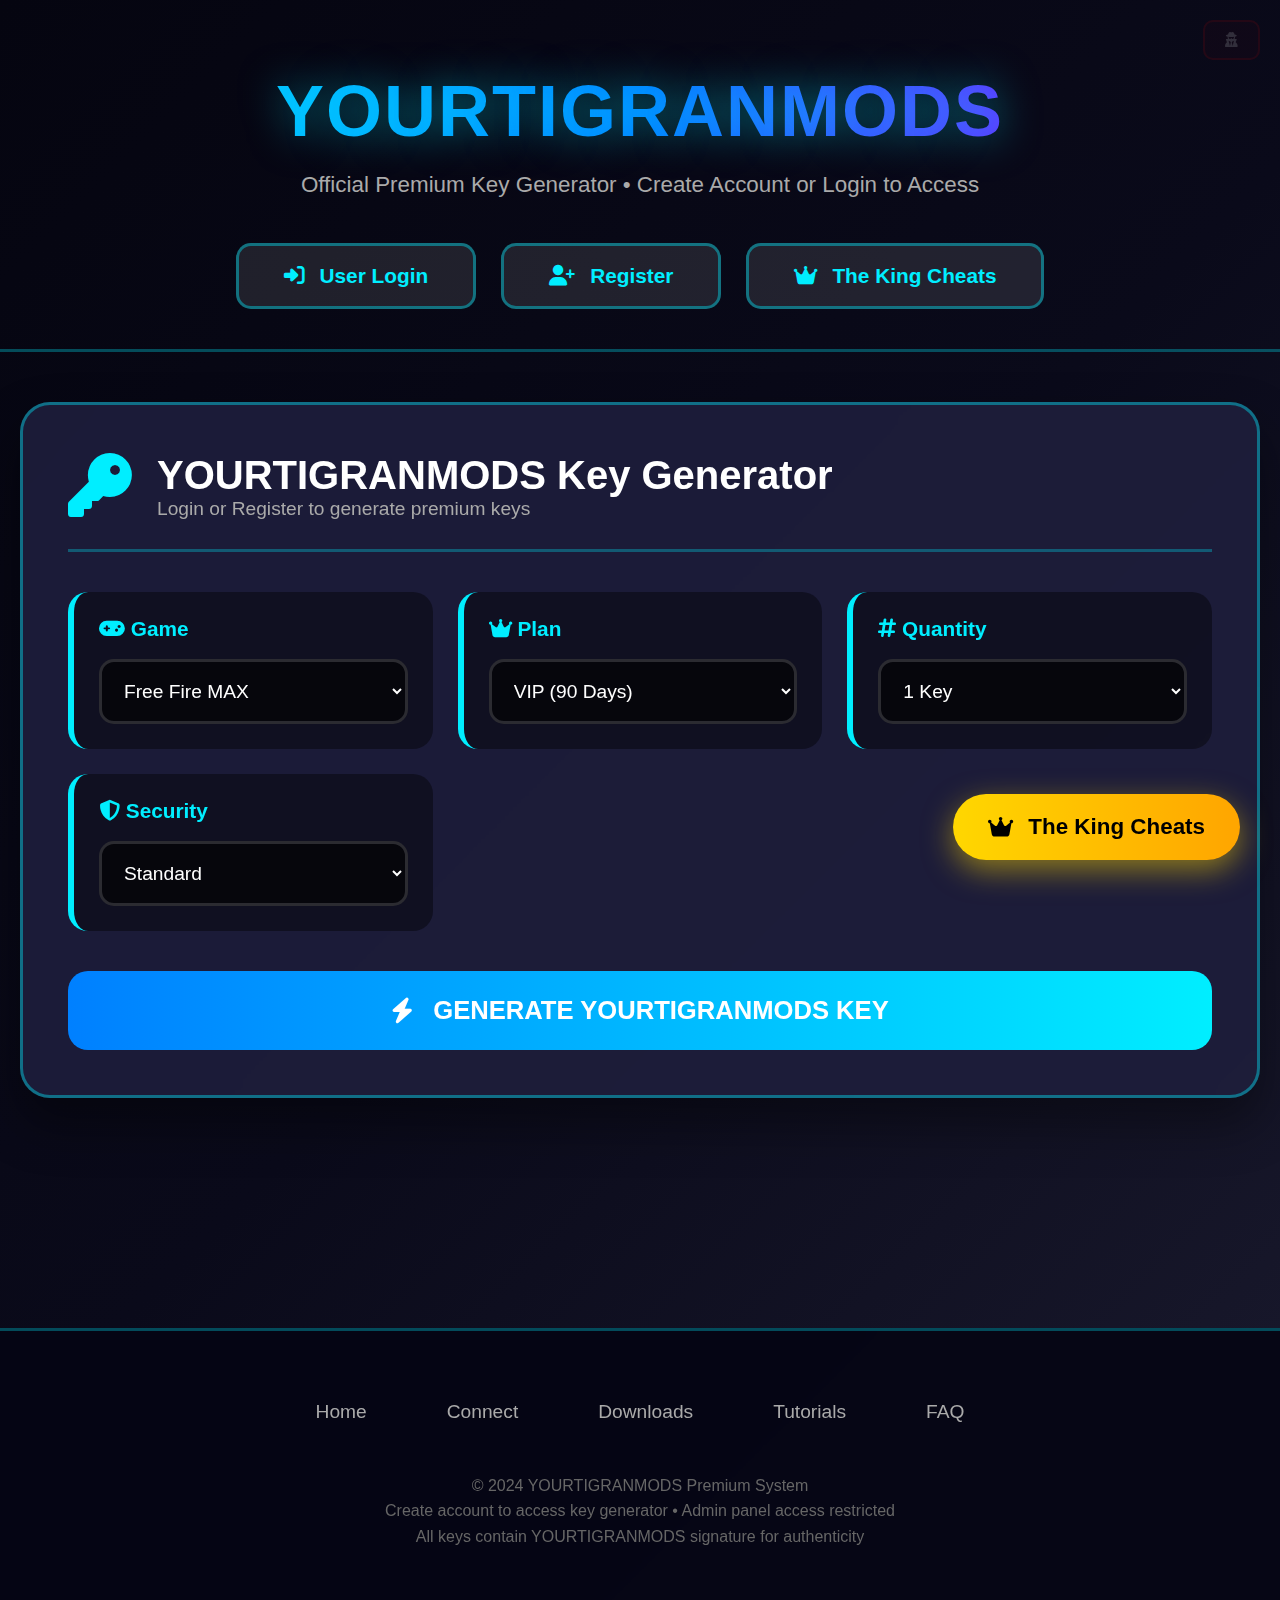
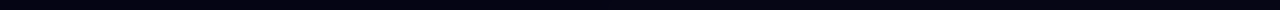
<file: index.html>
<!DOCTYPE html>
<html lang="en">
<head>
    <meta charset="UTF-8">
    <meta name="viewport" content="width=device-width, initial-scale=1.0">
    <title>YourTigranMods | Premium Key Generator</title>
    <link rel="stylesheet" href="https://cdnjs.cloudflare.com/ajax/libs/font-awesome/6.4.0/css/all.min.css">
    <style>
        * {
            margin: 0;
            padding: 0;
            box-sizing: border-box;
            font-family: 'Segoe UI', Tahoma, Geneva, Verdana, sans-serif;
        }
        
        :root {
            --primary: #00eeff;
            --secondary: #0080ff;
            --accent: #a000ff;
            --admin-red: #ff3333;
            --admin-gold: #ffd700;
            --success: #00ff88;
            --error: #ff3333;
            --dark: #0a0a1a;
            --darker: #050510;
            --card-bg: rgba(30, 30, 60, 0.9);
        }
        
        body {
            background: linear-gradient(135deg, var(--darker) 0%, var(--dark) 50%, #1a1a2e 100%);
            color: #ffffff;
            min-height: 100vh;
            overflow-x: hidden;
            position: relative;
        }
        
        /* Admin Panel Banner (только для админов) */
        .admin-banner {
            background: linear-gradient(90deg, #8B0000, #B22222, #DC143C);
            color: white;
            padding: 18px 40px;
            text-align: center;
            font-size: 1.4rem;
            font-weight: bold;
            border-bottom: 4px solid gold;
            box-shadow: 0 5px 25px rgba(255, 0, 0, 0.4);
            position: sticky;
            top: 0;
            z-index: 1000;
            display: none; /* Скрыто по умолчанию */
            justify-content: space-between;
            align-items: center;
            animation: pulse-glow 2s infinite;
        }
        
        @keyframes pulse-glow {
            0%, 100% { opacity: 1; }
            50% { opacity: 0.85; box-shadow: 0 5px 30px rgba(255, 0, 0, 0.6); }
        }
        
        .admin-text {
            display: flex;
            align-items: center;
            gap: 20px;
        }
        
        .vip-badge {
            background: linear-gradient(90deg, gold, orange);
            color: black;
            padding: 8px 20px;
            border-radius: 25px;
            font-weight: bold;
            font-size: 1.1rem;
            border: 2px solid white;
        }
        
        /* Secret Admin Login Button */
        .secret-admin-btn {
            position: fixed;
            top: 20px;
            right: 20px;
            padding: 10px 20px;
            background: rgba(255, 0, 0, 0.1);
            border: 2px solid rgba(255, 0, 0, 0.3);
            border-radius: 10px;
            color: rgba(255, 255, 255, 0.5);
            font-size: 0.9rem;
            cursor: pointer;
            z-index: 1001;
            transition: all 0.3s;
            opacity: 0.3;
        }
        
        .secret-admin-btn:hover {
            opacity: 1;
            background: rgba(255, 0, 0, 0.3);
            border-color: red;
            color: white;
        }
        
        /* Hidden Admin Modal */
        .hidden-admin-modal {
            display: none;
            position: fixed;
            top: 0;
            left: 0;
            width: 100%;
            height: 100%;
            background: rgba(0, 0, 0, 0.98);
            z-index: 10002;
            justify-content: center;
            align-items: center;
            backdrop-filter: blur(20px);
        }
        
        .hidden-admin-content {
            background: linear-gradient(135deg, #1a0a0a, #2a0a0a);
            border-radius: 25px;
            padding: 50px;
            width: 90%;
            max-width: 500px;
            border: 3px solid red;
            box-shadow: 0 0 60px rgba(255, 0, 0, 0.5);
            position: relative;
        }
        
        .hidden-admin-title {
            font-size: 2.5rem;
            color: red;
            text-align: center;
            margin-bottom: 30px;
            text-shadow: 0 0 20px rgba(255, 0, 0, 0.5);
        }
        
        /* Auth Modal для обычных пользователей */
        .auth-modal {
            display: none;
            position: fixed;
            top: 0;
            left: 0;
            width: 100%;
            height: 100%;
            background: rgba(0, 0, 0, 0.97);
            z-index: 10001;
            justify-content: center;
            align-items: center;
            backdrop-filter: blur(15px);
        }
        
        .auth-content {
            background: linear-gradient(135deg, #0a0a2a, #1a1a3a);
            border-radius: 30px;
            padding: 50px;
            width: 90%;
            max-width: 500px;
            border: 3px solid var(--primary);
            box-shadow: 0 0 50px rgba(0, 238, 255, 0.4);
            position: relative;
        }
        
        .auth-tabs {
            display: flex;
            margin-bottom: 40px;
            border-bottom: 3px solid rgba(255, 255, 255, 0.1);
        }
        
        .auth-tab {
            flex: 1;
            padding: 18px;
            background: none;
            border: none;
            color: #aaa;
            font-size: 1.4rem;
            font-weight: 600;
            cursor: pointer;
            transition: all 0.3s;
        }
        
        .auth-tab.active {
            color: var(--primary);
            border-bottom: 4px solid var(--primary);
        }
        
        .auth-form {
            display: none;
        }
        
        .auth-form.active {
            display: block;
            animation: fadeIn 0.5s;
        }
        
        @keyframes fadeIn {
            from { opacity: 0; transform: translateY(30px); }
            to { opacity: 1; transform: translateY(0); }
        }
        
        .form-group {
            margin-bottom: 30px;
        }
        
        .form-label {
            display: block;
            color: var(--primary);
            margin-bottom: 12px;
            font-size: 1.2rem;
            font-weight: 500;
        }
        
        .form-input {
            width: 100%;
            padding: 18px;
            background: rgba(0, 0, 0, 0.5);
            border: 2px solid rgba(255, 255, 255, 0.15);
            border-radius: 15px;
            color: white;
            font-size: 1.2rem;
            transition: all 0.3s;
        }
        
        .form-input:focus {
            outline: none;
            border-color: var(--primary);
            box-shadow: 0 0 20px rgba(0, 238, 255, 0.3);
        }
        
        .auth-btn {
            width: 100%;
            padding: 20px;
            background: linear-gradient(90deg, var(--secondary), var(--primary));
            border: none;
            border-radius: 15px;
            color: white;
            font-size: 1.4rem;
            font-weight: bold;
            cursor: pointer;
            transition: all 0.3s;
            margin-top: 30px;
        }
        
        .auth-btn:hover {
            background: linear-gradient(90deg, var(--primary), var(--secondary));
            transform: translateY(-5px);
            box-shadow: 0 15px 30px rgba(0, 238, 255, 0.4);
        }
        
        .auth-close {
            position: absolute;
            top: 25px;
            right: 25px;
            background: rgba(255, 255, 255, 0.1);
            border: none;
            border-radius: 50%;
            width: 45px;
            height: 45px;
            color: white;
            font-size: 1.8rem;
            cursor: pointer;
            transition: all 0.3s;
        }
        
        .auth-close:hover {
            background: rgba(255, 50, 50, 0.8);
            transform: rotate(90deg);
        }
        
        /* User Info Panel */
        .user-panel {
            background: linear-gradient(90deg, rgba(138, 43, 226, 0.2), rgba(75, 0, 130, 0.2));
            padding: 20px 40px;
            display: none;
            justify-content: space-between;
            align-items: center;
            border-bottom: 3px solid var(--primary);
            animation: slideDown 0.5s;
            backdrop-filter: blur(10px);
        }
        
        .admin-user-panel {
            background: linear-gradient(90deg, rgba(139, 0, 0, 0.3), rgba(178, 34, 34, 0.3));
            border-bottom: 3px solid gold;
        }
        
        @keyframes slideDown {
            from { transform: translateY(-100%); opacity: 0; }
            to { transform: translateY(0); opacity: 1; }
        }
        
        .user-info {
            display: flex;
            align-items: center;
            gap: 25px;
        }
        
        .user-avatar {
            width: 60px;
            height: 60px;
            background: linear-gradient(45deg, var(--primary), var(--accent));
            border-radius: 50%;
            display: flex;
            align-items: center;
            justify-content: center;
            font-size: 2rem;
            font-weight: bold;
        }
        
        .admin-avatar {
            background: linear-gradient(45deg, gold, orange);
        }
        
        .user-details h3 {
            font-size: 1.8rem;
            color: var(--primary);
            margin-bottom: 5px;
        }
        
        .admin-details h3 {
            color: gold;
        }
        
        .user-details p {
            color: #aaa;
            font-size: 1.1rem;
        }
        
        .user-badge {
            padding: 8px 20px;
            border-radius: 20px;
            font-weight: bold;
            font-size: 1rem;
        }
        
        .vip-user-badge {
            background: linear-gradient(90deg, #a000ff, #8000ff);
            color: white;
        }
        
        .admin-user-badge {
            background: linear-gradient(90deg, gold, orange);
            color: black;
            border: 2px solid white;
        }
        
        .logout-btn {
            padding: 12px 30px;
            background: linear-gradient(90deg, #ff3333, #ff6666);
            border: none;
            border-radius: 10px;
            color: white;
            font-size: 1.2rem;
            font-weight: bold;
            cursor: pointer;
            transition: all 0.3s;
        }
        
        .logout-btn:hover {
            background: linear-gradient(90deg, #ff6666, #ff3333);
            transform: translateY(-3px);
            box-shadow: 0 10px 20px rgba(255, 50, 50, 0.3);
        }
        
        /* The King Cheats Modal */
        .king-modal {
            display: none;
            position: fixed;
            top: 0;
            left: 0;
            width: 100%;
            height: 100%;
            background: rgba(0, 0, 0, 0.95);
            z-index: 9999;
            justify-content: center;
            align-items: center;
            backdrop-filter: blur(15px);
        }
        
        .king-modal-content {
            background: linear-gradient(135deg, #1a0a0a, #2a0a0a, #3a0a0a);
            border-radius: 30px;
            padding: 50px;
            width: 90%;
            max-width: 700px;
            border: 6px solid gold;
            box-shadow: 0 0 80px gold;
            position: relative;
            animation: king-appear 0.6s ease-out;
        }
        
        @keyframes king-appear {
            from { transform: scale(0.7); opacity: 0; }
            to { transform: scale(1); opacity: 1; }
        }
        
        .king-title {
            font-size: 3.5rem;
            background: linear-gradient(90deg, gold, orange, red);
            -webkit-background-clip: text;
            background-clip: text;
            color: transparent;
            text-align: center;
            margin-bottom: 30px;
            text-shadow: 0 0 30px rgba(255, 215, 0, 0.7);
            font-weight: 900;
        }
        
        .king-subtitle {
            text-align: center;
            color: #ffaa00;
            font-size: 1.4rem;
            margin-bottom: 40px;
        }
        
        .king-close {
            position: absolute;
            top: 25px;
            right: 25px;
            background: red;
            color: white;
            border: none;
            border-radius: 50%;
            width: 50px;
            height: 50px;
            font-size: 2rem;
            cursor: pointer;
            transition: all 0.3s;
        }
        
        .king-close:hover {
            background: #ff4444;
            transform: rotate(90deg);
        }
        
        .king-key-display {
            background: rgba(0, 0, 0, 0.8);
            border: 4px solid gold;
            border-radius: 20px;
            padding: 35px;
            margin: 40px 0;
            text-align: center;
        }
        
        .king-key {
            font-size: 2.5rem;
            font-family: 'Courier New', monospace;
            color: gold;
            letter-spacing: 3px;
            word-break: break-all;
            margin: 20px 0;
            text-shadow: 0 0 20px rgba(255, 215, 0, 0.5);
        }
        
        .king-copy-btn {
            width: 100%;
            padding: 22px;
            background: linear-gradient(90deg, gold, orange);
            border: none;
            border-radius: 15px;
            color: black;
            font-size: 1.5rem;
            font-weight: bold;
            cursor: pointer;
            transition: all 0.3s;
            margin-top: 20px;
            display: flex;
            align-items: center;
            justify-content: center;
            gap: 15px;
        }
        
        .king-copy-btn:hover {
            background: linear-gradient(90deg, orange, gold);
            transform: translateY(-5px);
            box-shadow: 0 15px 30px rgba(255, 165, 0, 0.4);
        }
        
        /* Header */
        header {
            padding: 60px 20px 40px;
            text-align: center;
            border-bottom: 3px solid rgba(0, 238, 255, 0.3);
            margin-top: 10px;
        }
        
        .logo {
            font-size: 4.5rem;
            background: linear-gradient(90deg, var(--primary), var(--secondary), var(--accent));
            -webkit-background-clip: text;
            background-clip: text;
            color: transparent;
            font-weight: 900;
            margin-bottom: 15px;
            text-shadow: 0 0 40px rgba(0, 238, 255, 0.5);
            letter-spacing: 2px;
        }
        
        .tagline {
            color: #aaa;
            font-size: 1.4rem;
            max-width: 800px;
            margin: 0 auto 40px;
            line-height: 1.6;
        }
        
        /* Auth Buttons */
        .auth-buttons {
            display: flex;
            justify-content: center;
            gap: 25px;
            margin-top: 30px;
        }
        
        .auth-action-btn {
            padding: 18px 45px;
            background: rgba(255, 255, 255, 0.1);
            border: 3px solid rgba(0, 238, 255, 0.4);
            border-radius: 15px;
            color: var(--primary);
            font-size: 1.3rem;
            font-weight: bold;
            text-decoration: none;
            cursor: pointer;
            transition: all 0.3s;
            display: flex;
            align-items: center;
            gap: 15px;
        }
        
        .auth-action-btn:hover {
            background: rgba(0, 238, 255, 0.2);
            border-color: var(--primary);
            transform: translateY(-5px);
            box-shadow: 0 15px 30px rgba(0, 238, 255, 0.3);
        }
        
        /* Main Container */
        .main-container {
            max-width: 1400px;
            margin: 0 auto;
            padding: 50px 20px;
        }
        
        /* Generator Cards */
        .generator-grid {
            display: grid;
            grid-template-columns: repeat(auto-fit, minmax(600px, 1fr));
            gap: 50px;
            margin-bottom: 80px;
        }
        
        @media (max-width: 1300px) {
            .generator-grid {
                grid-template-columns: 1fr;
            }
        }
        
        .generator-card {
            background: var(--card-bg);
            border-radius: 30px;
            padding: 45px;
            border: 3px solid rgba(0, 238, 255, 0.4);
            backdrop-filter: blur(15px);
            transition: all 0.4s;
            box-shadow: 0 25px 50px rgba(0, 0, 0, 0.4);
        }
        
        .generator-card:hover {
            border-color: var(--primary);
            transform: translateY(-10px);
            box-shadow: 0 35px 60px rgba(0, 238, 255, 0.3);
        }
        
        .card-header {
            display: flex;
            align-items: center;
            gap: 25px;
            margin-bottom: 40px;
            padding-bottom: 25px;
            border-bottom: 3px solid rgba(0, 238, 255, 0.3);
        }
        
        .card-icon {
            font-size: 4rem;
            color: var(--primary);
        }
        
        .card-title {
            font-size: 2.5rem;
            color: white;
        }
        
        .card-subtitle {
            color: #aaa;
            font-size: 1.2rem;
        }
        
        /* Options */
        .options-grid {
            display: grid;
            grid-template-columns: repeat(auto-fit, minmax(270px, 1fr));
            gap: 25px;
            margin-bottom: 40px;
        }
        
        .option-group {
            background: rgba(0, 0, 0, 0.4);
            padding: 25px;
            border-radius: 20px;
            border-left: 6px solid var(--primary);
        }
        
        .option-label {
            display: block;
            color: var(--primary);
            margin-bottom: 18px;
            font-size: 1.3rem;
            font-weight: 600;
        }
        
        .select-box {
            width: 100%;
            padding: 18px;
            background: rgba(0, 0, 0, 0.6);
            border: 3px solid rgba(255, 255, 255, 0.15);
            border-radius: 15px;
            color: white;
            font-size: 1.2rem;
            cursor: pointer;
            transition: all 0.3s;
        }
        
        .select-box:focus {
            outline: none;
            border-color: var(--primary);
            box-shadow: 0 0 25px rgba(0, 238, 255, 0.3);
        }
        
        /* Generate Button */
        .generate-btn {
            width: 100%;
            padding: 25px;
            background: linear-gradient(90deg, var(--secondary), var(--primary));
            border: none;
            border-radius: 20px;
            color: white;
            font-size: 1.6rem;
            font-weight: bold;
            cursor: pointer;
            transition: all 0.4s;
            margin-top: 40px;
            display: flex;
            align-items: center;
            justify-content: center;
            gap: 20px;
        }
        
        .generate-btn:hover {
            background: linear-gradient(90deg, var(--primary), var(--secondary));
            box-shadow: 0 20px 40px rgba(0, 238, 255, 0.5);
            transform: translateY(-8px);
            letter-spacing: 2px;
        }
        
        /* Key Display */
        .key-display {
            background: rgba(0, 0, 0, 0.6);
            border: 4px dashed var(--primary);
            border-radius: 20px;
            padding: 40px;
            margin-top: 50px;
            text-align: center;
            display: none;
            animation: key-appear 0.8s;
        }
        
        @keyframes key-appear {
            from { opacity: 0; transform: translateY(50px); }
            to { opacity: 1; transform: translateY(0); }
        }
        
        .key-title {
            color: var(--primary);
            font-size: 1.8rem;
            margin-bottom: 25px;
            display: flex;
            align-items: center;
            justify-content: center;
            gap: 15px;
        }
        
        .key-code {
            font-size: 2.8rem;
            font-family: 'Courier New', monospace;
            background: rgba(0, 0, 0, 0.8);
            padding: 30px;
            border-radius: 15px;
            margin: 30px 0;
            color: var(--success);
            word-break: break-all;
            letter-spacing: 3px;
            line-height: 1.4;
            border: 2px solid rgba(0, 255, 136, 0.3);
            cursor: pointer;
            transition: all 0.3s;
            user-select: all;
        }
        
        .key-code:hover {
            border-color: var(--success);
            background: rgba(0, 0, 0, 0.9);
        }
        
        .key-pattern {
            color: #ffaa00;
            font-size: 1.3rem;
            margin-top: 15px;
            font-style: italic;
        }
        
        /* Action Buttons */
        .action-buttons {
            display: flex;
            gap: 25px;
            justify-content: center;
            flex-wrap: wrap;
            margin-top: 40px;
        }
        
        .action-btn {
            padding: 20px 45px;
            border: none;
            border-radius: 15px;
            font-size: 1.3rem;
            font-weight: 600;
            cursor: pointer;
            transition: all 0.3s;
            display: flex;
            align-items: center;
            gap: 15px;
            min-width: 200px;
            justify-content: center;
        }
        
        .copy-btn {
            background: linear-gradient(90deg, #0066ff, #0044ff);
            color: white;
        }
        
        .copy-btn:hover {
            background: linear-gradient(90deg, #0044ff, #0066ff);
            transform: translateY(-5px);
            box-shadow: 0 15px 30px rgba(0, 68, 255, 0.4);
        }
        
        .download-btn {
            background: linear-gradient(90deg, #00cc66, #00aa44);
            color: white;
        }
        
        .download-btn:hover {
            background: linear-gradient(90deg, #00aa44, #00cc66);
            transform: translateY(-5px);
            box-shadow: 0 15px 30px rgba(0, 170, 68, 0.4);
        }
        
        .generate-more-btn {
            background: linear-gradient(90deg, #a000ff, #8000ff);
            color: white;
        }
        
        .generate-more-btn:hover {
            background: linear-gradient(90deg, #8000ff, #a000ff);
            transform: translateY(-5px);
            box-shadow: 0 15px 30px rgba(160, 0, 255, 0.4);
        }
        
        /* Loader */
        .loader {
            border: 6px solid rgba(255, 255, 255, 0.1);
            border-top: 6px solid var(--primary);
            border-radius: 50%;
            width: 80px;
            height: 80px;
            animation: spin 1.5s linear infinite;
            margin: 50px auto;
            display: none;
        }
        
        @keyframes spin {
            0% { transform: rotate(0deg); }
            100% { transform: rotate(360deg); }
        }
        
        /* Footer */
        footer {
            margin-top: 100px;
            padding: 60px 20px;
            background: rgba(5, 5, 20, 0.95);
            border-top: 3px solid rgba(0, 238, 255, 0.3);
            text-align: center;
            backdrop-filter: blur(10px);
        }
        
        .footer-links {
            display: flex;
            justify-content: center;
            gap: 40px;
            margin-bottom: 40px;
            flex-wrap: wrap;
        }
        
        .footer-link {
            color: #aaa;
            text-decoration: none;
            font-size: 1.2rem;
            transition: all 0.3s;
            padding: 10px 20px;
            border-radius: 10px;
        }
        
        .footer-link:hover {
            color: var(--primary);
            background: rgba(255, 255, 255, 0.05);
            transform: translateY(-3px);
        }
        
        .copyright {
            color: #666;
            font-size: 1rem;
            margin-top: 30px;
            line-height: 1.6;
        }
        
        /* The King Button */
        .king-button {
            position: fixed;
            bottom: 40px;
            right: 40px;
            padding: 20px 35px;
            background: linear-gradient(90deg, gold, orange);
            border: none;
            border-radius: 50px;
            color: black;
            font-size: 1.4rem;
            font-weight: bold;
            cursor: pointer;
            z-index: 100;
            box-shadow: 0 10px 30px rgba(255, 215, 0, 0.5);
            transition: all 0.4s;
            display: flex;
            align-items: center;
            gap: 15px;
        }
        
        .king-button:hover {
            transform: translateY(-10px) scale(1.1);
            box-shadow: 0 20px 50px rgba(255, 215, 0, 0.7);
        }
        
        /* Responsive */
        @media (max-width: 768px) {
            .logo {
                font-size: 3rem;
            }
            
            .generator-card {
                padding: 25px;
            }
            
            .card-title {
                font-size: 2rem;
            }
            
            .auth-action-btn {
                padding: 15px 25px;
                font-size: 1.1rem;
            }
            
            .king-title {
                font-size: 2.5rem;
            }
            
            .king-key {
                font-size: 1.8rem;
            }
            
            .key-code {
                font-size: 2rem;
                padding: 20px;
            }
            
            .action-btn {
                padding: 15px 25px;
                min-width: 150px;
            }
            
            .king-button {
                bottom: 20px;
                right: 20px;
                padding: 15px 25px;
                font-size: 1.2rem;
            }
            
            .secret-admin-btn {
                top: 10px;
                right: 10px;
                font-size: 0.8rem;
                padding: 8px 15px;
            }
        }
    </style>
</head>
<body>
    <!-- Secret Admin Button (едва заметный) -->
    <button class="secret-admin-btn" id="secretAdminBtn" title="Admin Access">
        <i class="fas fa-user-secret"></i>
    </button>
    
    <!-- Admin Panel Banner (показывается только админам) -->
    <div class="admin-banner" id="adminBanner">
        <div class="admin-text">
            <i class="fas fa-crown"></i>
            <span>Admin Panel ~ YourTigranMods Official VIP</span>
            <div class="vip-badge">ADMIN ACCESS</div>
        </div>
        <div class="admin-stats">
            <i class="fas fa-shield-alt"></i> Secure | 
            <i class="fas fa-bolt"></i> Active |
            <i class="fas fa-users"></i> <span id="onlineCount">1,247</span> Online
        </div>
    </div>
    
    <!-- User Panel для обычных пользователей -->
    <div class="user-panel" id="userPanel">
        <div class="user-info">
            <div class="user-avatar" id="userAvatar">U</div>
            <div class="user-details">
                <h3 id="userName">Username</h3>
                <p id="userEmail">user@example.com</p>
            </div>
            <div class="user-badge vip-user-badge" id="userBadge">
                <i class="fas fa-star"></i> VIP
            </div>
        </div>
        <button class="logout-btn" id="logoutBtn">
            <i class="fas fa-sign-out-alt"></i> Logout
        </button>
    </div>
    
    <!-- Hidden Admin Modal (только для админов по секретному паролю) -->
    <div class="hidden-admin-modal" id="hiddenAdminModal">
        <div class="hidden-admin-content">
            <button class="auth-close" id="hiddenAdminClose">&times;</button>
            
            <h2 class="hidden-admin-title">
                <i class="fas fa-user-shield"></i> ADMIN ACCESS
            </h2>
            
            <div class="form-group">
                <label class="form-label" style="color: gold;">Admin Password</label>
                <input type="password" class="form-input" id="adminPassword" 
                       placeholder="Enter admin password" style="border-color: gold;">
                <p style="color: #aaa; font-size: 0.9rem; margin-top: 10px;">
                    Only authorized administrators can access this panel
                </p>
            </div>
            
            <button class="auth-btn" id="adminLoginBtn" 
                    style="background: linear-gradient(90deg, darkred, red);">
                <i class="fas fa-user-shield"></i> Access Admin Panel
            </button>
            
            <p style="text-align: center; margin-top: 25px; color: #ff9999; font-size: 0.9rem;">
                <i class="fas fa-exclamation-triangle"></i> Unauthorized access is prohibited
            </p>
        </div>
    </div>
    
    <!-- Auth Modal для обычных пользователей -->
    <div class="auth-modal" id="authModal">
        <div class="auth-content">
            <button class="auth-close" id="authClose">&times;</button>
            
            <div class="auth-tabs">
                <button class="auth-tab active" data-tab="login">Login</button>
                <button class="auth-tab" data-tab="register">Register</button>
            </div>
            
            <!-- Login Form -->
            <div class="auth-form active" id="loginForm">
                <h2 style="color: var(--primary); margin-bottom: 30px; text-align: center;">
                    <i class="fas fa-sign-in-alt"></i> User Login
                </h2>
                
                <div class="form-group">
                    <label class="form-label">Username or Email</label>
                    <input type="text" class="form-input" id="loginUsername" placeholder="Enter username or email">
                </div>
                
                <div class="form-group">
                    <label class="form-label">Password</label>
                    <input type="password" class="form-input" id="loginPassword" placeholder="Enter password">
                </div>
                
                <button class="auth-btn" id="loginBtn">
                    <i class="fas fa-sign-in-alt"></i> Login
                </button>
                
                <p style="text-align: center; margin-top: 20px; color: #aaa;">
                    Don't have an account? <a href="#" style="color: var(--primary);" id="switchToRegister">Register here</a>
                </p>
            </div>
            
            <!-- Register Form -->
            <div class="auth-form" id="registerForm">
                <h2 style="color: var(--primary); margin-bottom: 30px; text-align: center;">
                    <i class="fas fa-user-plus"></i> Create User Account
                </h2>
                
                <div class="form-group">
                    <label class="form-label">Username</label>
                    <input type="text" class="form-input" id="registerUsername" placeholder="Choose username">
                </div>
                
                <div class="form-group">
                    <label class="form-label">Email</label>
                    <input type="email" class="form-input" id="registerEmail" placeholder="Enter email">
                </div>
                
                <div class="form-group">
                    <label class="form-label">Password</label>
                    <input type="password" class="form-input" id="registerPassword" placeholder="Create password (min 6 chars)">
                </div>
                
                <div class="form-group">
                    <label class="form-label">Confirm Password</label>
                    <input type="password" class="form-input" id="registerConfirmPassword" placeholder="Confirm password">
                </div>
                
                <button class="auth-btn" id="registerBtn">
                    <i class="fas fa-user-plus"></i> Register
                </button>
                
                <p style="text-align: center; margin-top: 20px; color: #aaa;">
                    Already have an account? <a href="#" style="color: var(--primary);" id="switchToLogin">Login here</a>
                </p>
            </div>
        </div>
    </div>
    
    <!-- The King Cheats Modal -->
    <div class="king-modal" id="kingModal">
        <div class="king-modal-content">
            <button class="king-close" id="kingClose">&times;</button>
            
            <h1 class="king-title">THE KING CHEATS</h1>
            <p class="king-subtitle">Premium Key Generator • Unlimited Access • VIP Edition</p>
            
            <div class="king-key-display">
                <h3 style="color: gold; font-size: 1.8rem; margin-bottom: 20px;">
                    <i class="fas fa-key"></i> YOUR PREMIUM KING KEY
                </h3>
                <div class="king-key" id="kingKey">KING-CHEATS-2024-XXXX-XXXX-XXXX</div>
                <p style="color: #ffaa00; margin-top: 15px;">
                    Valid for 7 days • VIP Access • All Games Unlocked
                </p>
            </div>
            
            <button class="king-copy-btn" id="kingCopyBtn">
                <i class="fas fa-copy"></i> Copy King Key
            </button>
            
            <p style="text-align: center; margin-top: 30px; color: #aaa; font-size: 1.1rem;">
                <i class="fas fa-shield-alt"></i> This key provides access to all premium cheats
            </p>
        </div>
    </div>
    
    <!-- Main Header -->
    <header>
        <h1 class="logo">YOURTIGRANMODS</h1>
        <p class="tagline">Official Premium Key Generator • Create Account or Login to Access</p>
        
        <div class="auth-buttons">
            <button class="auth-action-btn" id="showLoginBtn">
                <i class="fas fa-sign-in-alt"></i> User Login
            </button>
            <button class="auth-action-btn" id="showRegisterBtn">
                <i class="fas fa-user-plus"></i> Register
            </button>
            <button class="auth-action-btn" id="openKingModal">
                <i class="fas fa-crown"></i> The King Cheats
            </button>
        </div>
    </header>
    
    <!-- Main Content -->
    <div class="main-container">
        <div class="generator-grid">
            <!-- Main Generator Card -->
            <div class="generator-card">
                <div class="card-header">
                    <div class="card-icon">
                        <i class="fas fa-key"></i>
                    </div>
                    <div>
                        <h2 class="card-title">YOURTIGRANMODS Key Generator</h2>
                        <p class="card-subtitle">Login or Register to generate premium keys</p>
                    </div>
                </div>
                
                <div class="options-grid">
                    <div class="option-group">
                        <label class="option-label"><i class="fas fa-gamepad"></i> Game</label>
                        <select class="select-box" id="gameVersion">
                            <option value="ffmax">Free Fire MAX</option>
                            <option value="valorant">Valorant</option>
                            <option value="cod">Call of Duty</option>
                            <option value="pubg">PUBG Mobile</option>
                            <option value="csgo">CS:GO</option>
                            <option value="fortnite">Fortnite</option>
                        </select>
                    </div>
                    
                    <div class="option-group">
                        <label class="option-label"><i class="fas fa-crown"></i> Plan</label>
                        <select class="select-box" id="keyPlan">
                            <option value="basic">Basic (7 Days)</option>
                            <option value="pro">Pro (30 Days)</option>
                            <option value="vip" selected>VIP (90 Days)</option>
                            <option value="ultimate">Ultimate (Lifetime)</option>
                        </select>
                    </div>
                    
                    <div class="option-group">
                        <label class="option-label"><i class="fas fa-hashtag"></i> Quantity</label>
                        <select class="select-box" id="keyQuantity">
                            <option value="1">1 Key</option>
                            <option value="3">3 Keys</option>
                            <option value="5">5 Keys</option>
                            <option value="10">10 Keys</option>
                        </select>
                    </div>
                    
                    <div class="option-group">
                        <label class="option-label"><i class="fas fa-shield-alt"></i> Security</label>
                        <select class="select-box" id="securityLevel">
                            <option value="standard">Standard</option>
                            <option value="premium">Premium (Anti-Ban)</option>
                            <option value="ultimate">Ultimate (Stealth)</option>
                        </select>
                    </div>
                </div>
                
                <button class="generate-btn" id="generateBtn">
                    <i class="fas fa-bolt"></i> GENERATE YOURTIGRANMODS KEY
                </button>
                
                <div class="loader" id="loader"></div>
                
                <div class="key-display" id="keyDisplay">
                    <h3 class="key-title">
                        <i class="fas fa-certificate"></i> YOUR GENERATED KEY
                    </h3>
                    <div class="key-code" id="keyCode" onclick="selectKeyText(this)">
                        YOURTIGRANMODS-A1B2-C3D4-E5F6-G7H8
                    </div>
                    <div class="key-pattern" id="keyPatternInfo">
                        Pattern: YOURTIGRANMODS-XXXX-XXXX-XXXX-XXXX
                    </div>
                    
                    <div class="action-buttons">
                        <button class="action-btn copy-btn" id="copyBtn">
                            <i class="fas fa-copy"></i> Copy Key
                        </button>
                        <button class="action-btn download-btn" id="downloadBtn">
                            <i class="fas fa-download"></i> Save Key
                        </button>
                        <button class="action-btn generate-more-btn" id="generateMoreBtn">
                            <i class="fas fa-redo"></i> Generate More
                        </button>
                    </div>
                    
                    <p style="margin-top: 25px; color: #aaa; font-size: 1rem;">
                        <i class="fas fa-shield-alt"></i> Key verified • Valid for 72 hours • VIP Signature
                    </p>
                </div>
            </div>
        </div>
    </div>
    
    <!-- The King Button -->
    <button class="king-button" id="kingButton">
        <i class="fas fa-crown"></i> The King Cheats
    </button>
    
    <footer>
        <div class="footer-links">
            <a href="index.html" class="footer-link">Home</a>
            <a href="connect.html" class="footer-link">Connect</a>
            <a href="downloads.html" class="footer-link">Downloads</a>
            <a href="tutorials.html" class="footer-link">Tutorials</a>
            <a href="faq.html" class="footer-link">FAQ</a>
        </div>
        
        <p class="copyright">
            © 2024 YOURTIGRANMODS Premium System<br>
            Create account to access key generator • Admin panel access restricted<br>
            All keys contain YOURTIGRANMODS signature for authenticity
        </p>
    </footer>
    
    <script>
        // ========================
        // СЕКРЕТНАЯ АДМИН СИСТЕМА
        // ========================
        
        // Главный пароль админа (только ты знаешь)
        const MASTER_ADMIN_PASSWORD = "YourTigranmodsKing2024!";
        
        // Список админов (ты можешь добавлять сюда других)
        const ADMIN_USERS = {
            // Главный админ (ты)
            "YourTigranmodsPremium": {
                password: "YourTigranmodsKing",
                email: "mirzoyantigran61@gmail.com",
                isMasterAdmin: true,
                permissions: ["all"]
            },
            // Пример другого админа (добавляй по необходимости)
            "Admin2": {
                password: "AdminPassword123",
                email: "admin2@yourtigranmods.com",
                isMasterAdmin: false,
                permissions: ["generate_keys", "view_users"]
            }
        };
        
        // ========================
        // ИНИЦИАЛИЗАЦИЯ СИСТЕМЫ
        // ========================
        
        let currentUser = JSON.parse(localStorage.getItem('ytm_current_user')) || null;
        let keyHistory = JSON.parse(localStorage.getItem('ytm_key_history')) || [];
        
        // Инициализация при загрузке
        function initializeSystem() {
            // Проверяем авторизацию
            if (currentUser) {
                updateUserPanel(currentUser);
                
                // Проверяем если это админ
                if (currentUser.isAdmin) {
                    showAdminBanner();
                }
            }
            
            // Скрытая кнопка админа
            document.getElementById('secretAdminBtn').addEventListener('click', showHiddenAdminModal);
            document.getElementById('hiddenAdminClose').addEventListener('click', () => {
                document.getElementById('hiddenAdminModal').style.display = 'none';
            });
            
            // Админ логин
            document.getElementById('adminLoginBtn').addEventListener('click', adminLogin);
        }
        
        // ========================
        // СКРЫТАЯ АДМИН ПАНЕЛЬ
        // ========================
        
        function showHiddenAdminModal() {
            document.getElementById('hiddenAdminModal').style.display = 'flex';
            document.getElementById('adminPassword').focus();
        }
        
        function adminLogin() {
            const password = document.getElementById('adminPassword').value;
            
            if (!password) {
                showNotification('❌ Enter admin password', 'error');
                return;
            }
            
            // Проверяем мастер-пароль
            if (password === MASTER_ADMIN_PASSWORD) {
                // Создаем сессию главного админа
                const masterAdmin = {
                    username: "YourTigranmodsPremium",
                    email: "mirzoyantigran61@gmail.com",
                    isAdmin: true,
                    isMasterAdmin: true,
                    permissions: ["all"],
                    loginTime: new Date().toISOString()
                };
                
                localStorage.setItem('ytm_current_user', JSON.stringify(masterAdmin));
                currentUser = masterAdmin;
                
                document.getElementById('hiddenAdminModal').style.display = 'none';
                document.getElementById('adminPassword').value = '';
                
                showAdminBanner();
                updateUserPanel(masterAdmin);
                showNotification('👑 Welcome Master Admin! Full access granted.', 'success');
                return;
            }
            
            // Проверяем админов из списка
            for (const [username, adminData] of Object.entries(ADMIN_USERS)) {
                if (password === adminData.password) {
                    const adminUser = {
                        username: username,
                        email: adminData.email,
                        isAdmin: true,
                        isMasterAdmin: adminData.isMasterAdmin || false,
                        permissions: adminData.permissions,
                        loginTime: new Date().toISOString()
                    };
                    
                    localStorage.setItem('ytm_current_user', JSON.stringify(adminUser));
                    currentUser = adminUser;
                    
                    document.getElementById('hiddenAdminModal').style.display = 'none';
                    document.getElementById('adminPassword').value = '';
                    
                    showAdminBanner();
                    updateUserPanel(adminUser);
                    showNotification(`✅ Welcome Admin ${username}!`, 'success');
                    return;
                }
            }
            
            showNotification('❌ Invalid admin password', 'error');
        }
        
        function showAdminBanner() {
            document.getElementById('adminBanner').style.display = 'flex';
        }
        
        // ========================
        // ОБЫЧНАЯ АВТОРИЗАЦИЯ (ДЛЯ ПОЛЬЗОВАТЕЛЕЙ)
        // ========================
        
        // Управление модальными окнами
        document.getElementById('showLoginBtn').addEventListener('click', () => {
            showAuthModal('login');
        });
        
        document.getElementById('showRegisterBtn').addEventListener('click', () => {
            showAuthModal('register');
        });
        
        document.getElementById('authClose').addEventListener('click', () => {
            document.getElementById('authModal').style.display = 'none';
        });
        
        document.getElementById('switchToRegister').addEventListener('click', (e) => {
            e.preventDefault();
            showAuthModal('register');
        });
        
        document.getElementById('switchToLogin').addEventListener('click', (e) => {
            e.preventDefault();
            showAuthModal('login');
        });
        
        function showAuthModal(tab = 'login') {
            const modal = document.getElementById('authModal');
            modal.style.display = 'flex';
            
            document.querySelectorAll('.auth-tab').forEach(t => t.classList.remove('active'));
            document.querySelectorAll('.auth-form').forEach(form => form.classList.remove('active'));
            
            document.querySelector(`.auth-tab[data-tab="${tab}"]`).classList.add('active');
            document.getElementById(`${tab}Form`).classList.add('active');
        }
        
        // Регистрация пользователя
        document.getElementById('registerBtn').addEventListener('click', function() {
            const username = document.getElementById('registerUsername').value.trim();
            const email = document.getElementById('registerEmail').value.trim();
            const password = document.getElementById('registerPassword').value;
            const confirmPassword = document.getElementById('registerConfirmPassword').value;
            
            if (!username || !email || !password || !confirmPassword) {
                showNotification('❌ Please fill all fields', 'error');
                return;
            }
            
            if (password !== confirmPassword) {
                showNotification('❌ Passwords do not match', 'error');
                return;
            }
            
            if (password.length < 6) {
                showNotification('❌ Password must be at least 6 characters', 'error');
                return;
            }
            
            // Проверяем не админ ли это
            if (ADMIN_USERS[username]) {
                showNotification('❌ This username is reserved', 'error');
                return;
            }
            
            // Сохраняем пользователя
            const user = {
                username: username,
                email: email,
                password: password, // В реальном приложении хэшировать!
                joinDate: new Date().toISOString(),
                isAdmin: false,
                isVIP: true,
                keysGenerated: 0
            };
            
            localStorage.setItem('ytm_user_' + username, JSON.stringify(user));
            localStorage.setItem('ytm_current_user', JSON.stringify(user));
            currentUser = user;
            
            updateUserPanel(user);
            document.getElementById('authModal').style.display = 'none';
            
            showNotification(`✅ Welcome ${username}! Account created.`, 'success');
        });
        
        // Вход пользователя
        document.getElementById('loginBtn').addEventListener('click', function() {
            const username = document.getElementById('loginUsername').value.trim();
            const password = document.getElementById('loginPassword').value;
            
            if (!username || !password) {
                showNotification('❌ Please fill all fields', 'error');
                return;
            }
            
            // Проверяем не админ ли это (админы входят через скрытую панель)
            if (ADMIN_USERS[username]) {
                showNotification('❌ Admin login through admin panel only', 'warning');
                document.getElementById('secretAdminBtn').style.animation = 'pulse-glow 1s infinite';
                setTimeout(() => {
                    document.getElementById('secretAdminBtn').style.animation = '';
                }, 3000);
                return;
            }
            
            // Ищем пользователя
            let user = JSON.parse(localStorage.getItem('ytm_user_' + username));
            
            if (!user) {
                // Ищем по email
                for (let i = 0; i < localStorage.length; i++) {
                    const key = localStorage.key(i);
                    if (key.startsWith('ytm_user_')) {
                        const storedUser = JSON.parse(localStorage.getItem(key));
                        if (storedUser.email === username) {
                            user = storedUser;
                            break;
                        }
                    }
                }
            }
            
            if (!user) {
                showNotification('❌ User not found', 'error');
                return;
            }
            
            if (user.password !== password) {
                showNotification('❌ Incorrect password', 'error');
                return;
            }
            
            localStorage.setItem('ytm_current_user', JSON.stringify(user));
            currentUser = user;
            
            updateUserPanel(user);
            document.getElementById('authModal').style.display = 'none';
            
            showNotification(`✅ Welcome back ${user.username}!`, 'success');
        });
        
        // Выход
        document.getElementById('logoutBtn').addEventListener('click', function() {
            localStorage.removeItem('ytm_current_user');
            currentUser = null;
            
            document.getElementById('userPanel').style.display = 'none';
            document.getElementById('adminBanner').style.display = 'none';
            
            showNotification('✅ Logged out successfully', 'success');
        });
        
        // Обновление панели пользователя
        function updateUserPanel(user) {
            if (!user) return;
            
            const userPanel = document.getElementById('userPanel');
            const userName = document.getElementById('userName');
            const userEmail = document.getElementById('userEmail');
            const userAvatar = document.getElementById('userAvatar');
            const userBadge = document.getElementById('userBadge');
            
            userName.textContent = user.username;
            userEmail.textContent = user.email;
            userAvatar.textContent = user.username.charAt(0).toUpperCase();
            
            if (user.isAdmin) {
                // Админ панель
                userPanel.className = 'user-panel admin-user-panel';
                userAvatar.className = 'user-avatar admin-avatar';
                userName.style.color = 'gold';
                userBadge.innerHTML = '<i class="fas fa-crown"></i> ADMIN';
                userBadge.className = 'user-badge admin-user-badge';
            } else {
                // Обычный пользователь
                userPanel.className = 'user-panel';
                userAvatar.className = 'user-avatar';
                userName.style.color = 'var(--primary)';
                userBadge.innerHTML = '<i class="fas fa-star"></i> VIP';
                userBadge.className = 'user-badge vip-user-badge';
            }
            
            userPanel.style.display = 'flex';
        }
        
        // ========================
        // ГЕНЕРАЦИЯ КЛЮЧЕЙ
        // ========================
        
        document.getElementById('generateBtn').addEventListener('click', function() {
            if (!currentUser) {
                showNotification('❌ Please login first', 'error');
                showAuthModal('login');
                return;
            }
            
            const loader = document.getElementById('loader');
            const keyDisplay = document.getElementById('keyDisplay');
            const keyCode = document.getElementById('keyCode');
            
            loader.style.display = 'block';
            keyDisplay.style.display = 'none';
            
            const quantity = parseInt(document.getElementById('keyQuantity').value);
            
            setTimeout(() => {
                const generatedKeys = [];
                for (let i = 0; i < quantity; i++) {
                    generatedKeys.push(generateYTMKey());
                }
                
                const firstKey = generatedKeys[0];
                keyCode.textContent = firstKey.key;
                
                // Сохраняем в историю
                generatedKeys.forEach(keyData => {
                    keyHistory.unshift(keyData);
                });
                localStorage.setItem('ytm_key_history', JSON.stringify(keyHistory.slice(0, 100)));
                
                // Обновляем статистику пользователя
                if (currentUser) {
                    currentUser.keysGenerated = (currentUser.keysGenerated || 0) + quantity;
                    localStorage.setItem('ytm_user_' + currentUser.username, JSON.stringify(currentUser));
                    localStorage.setItem('ytm_current_user', JSON.stringify(currentUser));
                }
                
                loader.style.display = 'none';
                keyDisplay.style.display = 'block';
                keyDisplay.scrollIntoView({ behavior: 'smooth', block: 'center' });
                
                showNotification(`✅ ${quantity} key(s) generated!`, 'success');
            }, 1500);
        });
        
        function generateYTMKey() {
            const pattern = 'YOURTIGRANMODS-XXXX-XXXX-XXXX-XXXX';
            const chars = 'ABCDEFGHIJKLMNOPQRSTUVWXYZ0123456789';
            let key = '';
            
            for (let i = 0; i < pattern.length; i++) {
                if (pattern[i] === 'X') {
                    key += chars.charAt(Math.floor(Math.random() * chars.length));
                } else {
                    key += pattern[i];
                }
            }
            
            return {
                key: key,
                pattern: pattern,
                timestamp: new Date().toLocaleString(),
                userId: currentUser ? currentUser.username : 'guest'
            };
        }
        
        // ========================
        // THE KING CHEATS
        // ========================
        
        document.getElementById('openKingModal').addEventListener('click', openKingModal);
        document.getElementById('kingButton').addEventListener('click', openKingModal);
        document.getElementById('kingClose').addEventListener('click', () => {
            document.getElementById('kingModal').style.display = 'none';
        });
        
        function openKingModal() {
            const modal = document.getElementById('kingModal');
            modal.style.display = 'flex';
            
            const chars = 'ABCDEFGHIJKLMNOPQRSTUVWXYZ0123456789';
            let key = 'KING-CHEATS-2024-';
            for (let i = 0; i < 12; i++) {
                if (i === 4 || i === 8) key += '-';
                key += chars.charAt(Math.floor(Math.random() * chars.length));
            }
            
            document.getElementById('kingKey').textContent = key;
        }
        
        // ========================
        // УТИЛИТЫ
        // ========================
        
        // Копирование
        document.getElementById('copyBtn').addEventListener('click', function() {
            const key = document.getElementById('keyCode').textContent;
            if (key && key !== 'YOURTIGRANMODS-A1B2-C3D4-E5F6-G7H8') {
                copyToClipboard(key);
                
                const btn = this;
                const originalHTML = btn.innerHTML;
                btn.innerHTML = '<i class="fas fa-check"></i> Copied!';
                btn.style.background = 'linear-gradient(90deg, #00cc66, #00aa44)';
                
                setTimeout(() => {
                    btn.innerHTML = originalHTML;
                    btn.style.background = '';
                }, 2000);
            } else {
                showNotification('❌ Please generate a key first', 'error');
            }
        });
        
        document.getElementById('kingCopyBtn').addEventListener('click', function() {
            const key = document.getElementById('kingKey').textContent;
            if (key && key !== 'KING-CHEATS-2024-XXXX-XXXX-XXXX') {
                copyToClipboard(key);
                
                const btn = this;
                const originalHTML = btn.innerHTML;
                btn.innerHTML = '<i class="fas fa-check"></i> King Key Copied!';
                btn.style.background = 'linear-gradient(90deg, #00cc66, #00aa44)';
                
                setTimeout(() => {
                    btn.innerHTML = originalHTML;
                    btn.style.background = '';
                }, 2000);
            }
        });
        
        function copyToClipboard(text) {
            const textarea = document.createElement('textarea');
            textarea.value = text;
            textarea.style.position = 'fixed';
            textarea.style.opacity = '0';
            document.body.appendChild(textarea);
            
            textarea.select();
            textarea.setSelectionRange(0, 99999);
            
            try {
                const successful = document.execCommand('copy');
                if (successful) {
                    showNotification('✅ Copied to clipboard!', 'success');
                    return true;
                }
            } catch (err) {
                console.error('Copy failed:', err);
            }
            
            if (navigator.clipboard && navigator.clipboard.writeText) {
                navigator.clipboard.writeText(text).then(() => {
                    showNotification('✅ Copied!', 'success');
                }).catch(err => {
                    showNotification('❌ Copy failed', 'error');
                });
            }
            
            document.body.removeChild(textarea);
            return false;
        }
        
        function selectKeyText(element) {
            const range = document.createRange();
            range.selectNodeContents(element);
            const selection = window.getSelection();
            selection.removeAllRanges();
            selection.addRange(range);
            
            showNotification('📋 Text selected, press Ctrl+C to copy', 'info');
        }
        
        function showNotification(message, type = 'info') {
            const oldNotice = document.querySelector('.copy-notice');
            if (oldNotice) oldNotice.remove();
            
            const notice = document.createElement('div');
            notice.className = `copy-notice ${type}`;
            notice.textContent = message;
            notice.style.cssText = `
                position: fixed;
                top: 100px;
                right: 20px;
                background: ${type === 'success' ? 'rgba(0, 255, 136, 0.9)' : 
                           type === 'error' ? 'rgba(255, 50, 50, 0.9)' : 
                           type === 'warning' ? 'rgba(255, 200, 0, 0.9)' :
                           'rgba(0, 238, 255, 0.9)'};
                color: white;
                padding: 15px 25px;
                border-radius: 10px;
                font-weight: bold;
                z-index: 10000;
                animation: slideIn 0.3s, fadeOut 0.3s 2s forwards;
                box-shadow: 0 5px 15px rgba(0,0,0,0.3);
            `;
            
            document.body.appendChild(notice);
            
            setTimeout(() => {
                if (notice.parentNode) notice.parentNode.removeChild(notice);
            }, 2500);
        }
        
        // Сохранение в файл
        document.getElementById('downloadBtn').addEventListener('click', function() {
            const key = document.getElementById('keyCode').textContent;
            const content = `YOURTIGRANMODS KEY
==============================
Key: ${key}
Generated: ${new Date().toLocaleString()}
User: ${currentUser ? currentUser.username : 'Guest'}`;
            
            const blob = new Blob([content], { type: 'text/plain' });
            const url = URL.createObjectURL(blob);
            const a = document.createElement('a');
            a.href = url;
            a.download = `YOURTIGRANMODS_Key_${Date.now()}.txt`;
            document.body.appendChild(a);
            a.click();
            document.body.removeChild(a);
            URL.revokeObjectURL(url);
            
            showNotification('💾 Key saved to file', 'success');
        });
        
        // Generate More button
        document.getElementById('generateMoreBtn').addEventListener('click', function() {
            document.getElementById('generateBtn').click();
        });
        
        // Обновление статистики онлайн
        setInterval(() => {
            const onlineCount = document.getElementById('onlineCount');
            if (onlineCount) {
                let count = parseInt(onlineCount.textContent.replace(',', '') || '1247');
                count += Math.floor(Math.random() * 20) - 8;
                if (count < 800) count = 800 + Math.floor(Math.random() * 500);
                onlineCount.textContent = count.toLocaleString();
            }
        }, 30000);
        
        // Инициализация при загрузке
        document.addEventListener('DOMContentLoaded', function() {
            initializeSystem();
            
            // Показываем пример ключа
            const exampleKey = generateYTMKey();
            document.getElementById('keyCode').textContent = exampleKey.key;
            
            // Стили для анимаций
            const style = document.createElement('style');
            style.textContent = `
                @keyframes slideIn {
                    from { transform: translateX(100%); opacity: 0; }
                    to { transform: translateX(0); opacity: 1; }
                }
                @keyframes fadeOut {
                    from { opacity: 1; }
                    to { opacity: 0; transform: translateX(100%); }
                }
            `;
            document.head.appendChild(style);
        });
        
        // Закрытие модальных окон
        window.addEventListener('click', function(e) {
            if (e.target.classList.contains('auth-modal')) {
                document.getElementById('authModal').style.display = 'none';
            }
            if (e.target.classList.contains('king-modal')) {
                document.getElementById('kingModal').style.display = 'none';
            }
            if (e.target.classList.contains('hidden-admin-modal')) {
                document.getElementById('hiddenAdminModal').style.display = 'none';
            }
        });
    </script>
</body>
</html>
</file>
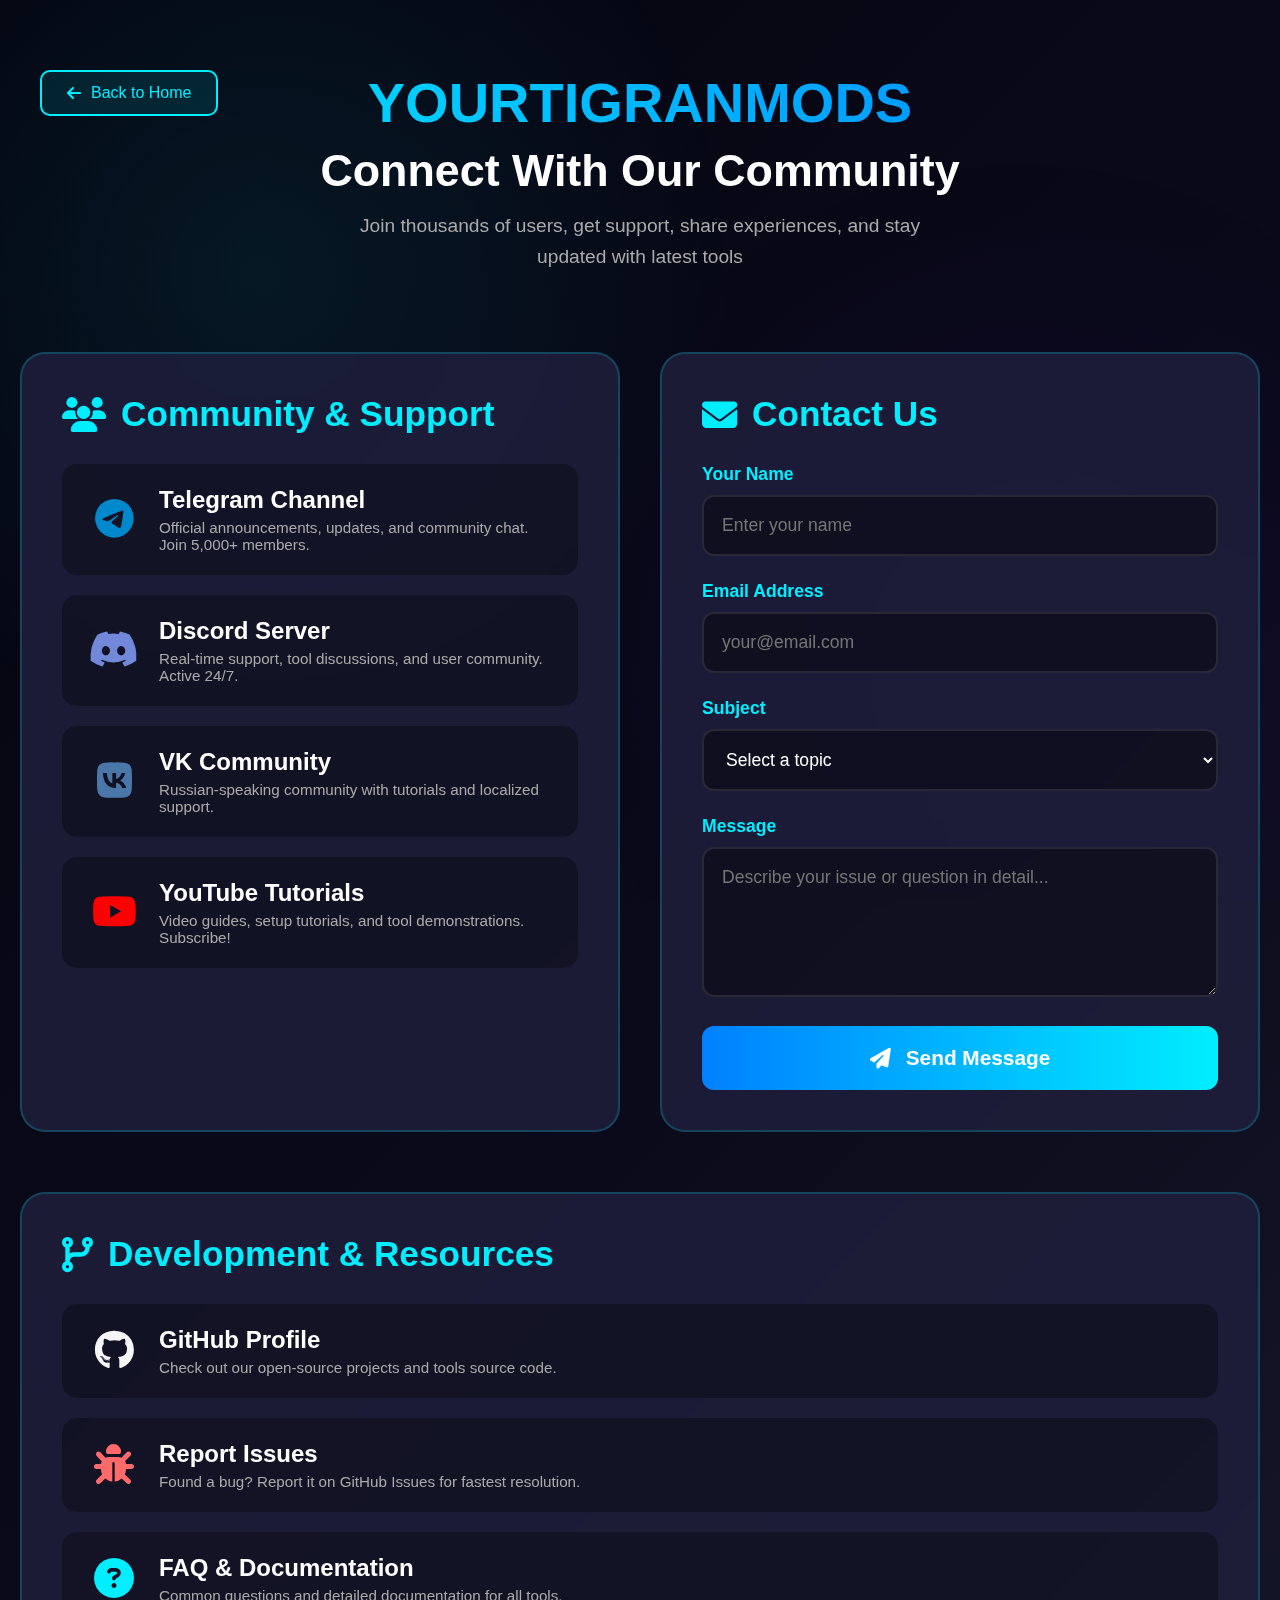
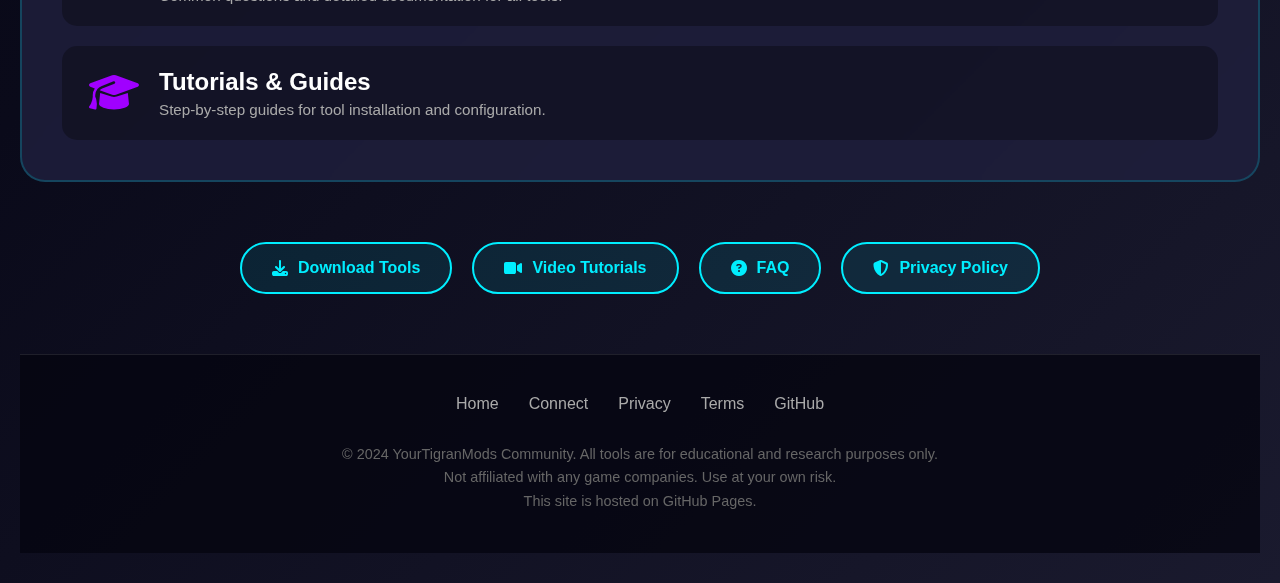
<file: connect.html>
<!DOCTYPE html>
<html lang="en">
<head>
    <meta charset="UTF-8">
    <meta name="viewport" content="width=device-width, initial-scale=1.0">
    <title>Connect | YourTigranMods Community</title>
    <link rel="stylesheet" href="https://cdnjs.cloudflare.com/ajax/libs/font-awesome/6.4.0/css/all.min.css">
    <style>
        * {
            margin: 0;
            padding: 0;
            box-sizing: border-box;
            font-family: 'Segoe UI', Tahoma, Geneva, Verdana, sans-serif;
        }
        
        :root {
            --primary: #00eeff;
            --secondary: #0080ff;
            --accent: #a000ff;
            --dark: #0a0a1a;
            --card-bg: rgba(30, 30, 60, 0.85);
        }
        
        body {
            background: linear-gradient(135deg, #050510 0%, #0a0a1a 50%, #1a1a2e 100%);
            color: #ffffff;
            min-height: 100vh;
            position: relative;
            overflow-x: hidden;
        }
        
        .bg-effect {
            position: fixed;
            top: 0;
            left: 0;
            width: 100%;
            height: 100%;
            z-index: -1;
            background: 
                radial-gradient(circle at 20% 30%, rgba(0, 238, 255, 0.08) 0%, transparent 40%),
                radial-gradient(circle at 80% 70%, rgba(128, 0, 255, 0.06) 0%, transparent 40%);
        }
        
        .container {
            max-width: 1400px;
            margin: 0 auto;
            padding: 30px 20px;
        }
        
        /* Header */
        .header {
            text-align: center;
            padding: 40px 20px;
            position: relative;
        }
        
        .back-btn {
            position: absolute;
            left: 20px;
            top: 40px;
            padding: 12px 25px;
            background: rgba(0, 238, 255, 0.1);
            border: 2px solid var(--primary);
            border-radius: 10px;
            color: var(--primary);
            text-decoration: none;
            display: flex;
            align-items: center;
            gap: 10px;
            transition: all 0.3s;
        }
        
        .back-btn:hover {
            background: rgba(0, 238, 255, 0.2);
            transform: translateX(-5px);
        }
        
        .logo {
            font-size: 3.5rem;
            background: linear-gradient(90deg, var(--primary), var(--secondary));
            -webkit-background-clip: text;
            background-clip: text;
            color: transparent;
            font-weight: 900;
            margin-bottom: 10px;
        }
        
        .page-title {
            font-size: 2.8rem;
            color: white;
            margin-bottom: 15px;
        }
        
        .page-subtitle {
            color: #aaa;
            font-size: 1.2rem;
            max-width: 600px;
            margin: 0 auto 40px;
            line-height: 1.6;
        }
        
        /* Main Grid */
        .main-grid {
            display: grid;
            grid-template-columns: 1fr 1fr;
            gap: 40px;
            margin-bottom: 60px;
        }
        
        @media (max-width: 1024px) {
            .main-grid {
                grid-template-columns: 1fr;
            }
        }
        
        /* Cards */
        .card {
            background: var(--card-bg);
            border-radius: 25px;
            padding: 40px;
            border: 2px solid rgba(0, 238, 255, 0.2);
            backdrop-filter: blur(10px);
            transition: all 0.3s ease;
        }
        
        .card:hover {
            border-color: var(--primary);
            transform: translateY(-5px);
            box-shadow: 0 20px 40px rgba(0, 238, 255, 0.15);
        }
        
        .card-title {
            font-size: 2.2rem;
            color: var(--primary);
            margin-bottom: 30px;
            display: flex;
            align-items: center;
            gap: 15px;
        }
        
        /* Community Links */
        .community-links {
            display: flex;
            flex-direction: column;
            gap: 20px;
        }
        
        .community-link {
            display: flex;
            align-items: center;
            padding: 22px;
            background: rgba(0, 0, 0, 0.3);
            border-radius: 15px;
            text-decoration: none;
            color: white;
            transition: all 0.3s;
            border-left: 5px solid transparent;
        }
        
        .community-link:hover {
            background: rgba(0, 238, 255, 0.1);
            border-left-color: var(--primary);
            transform: translateX(10px);
        }
        
        .link-icon {
            font-size: 2.5rem;
            margin-right: 20px;
            min-width: 50px;
            text-align: center;
        }
        
        .link-content h3 {
            font-size: 1.5rem;
            margin-bottom: 5px;
        }
        
        .link-content p {
            color: #aaa;
            font-size: 0.95rem;
        }
        
        /* Contact Form */
        .form-group {
            margin-bottom: 25px;
        }
        
        .form-label {
            display: block;
            color: var(--primary);
            margin-bottom: 10px;
            font-size: 1.1rem;
            font-weight: 600;
        }
        
        .form-input {
            width: 100%;
            padding: 18px;
            background: rgba(0, 0, 0, 0.4);
            border: 2px solid rgba(255, 255, 255, 0.1);
            border-radius: 12px;
            color: white;
            font-size: 1.1rem;
            transition: all 0.3s;
        }
        
        .form-input:focus {
            outline: none;
            border-color: var(--primary);
            box-shadow: 0 0 15px rgba(0, 238, 255, 0.2);
        }
        
        textarea.form-input {
            min-height: 150px;
            resize: vertical;
        }
        
        .submit-btn {
            width: 100%;
            padding: 20px;
            background: linear-gradient(90deg, var(--secondary), var(--primary));
            border: none;
            border-radius: 12px;
            color: white;
            font-size: 1.3rem;
            font-weight: bold;
            cursor: pointer;
            transition: all 0.3s;
            display: flex;
            align-items: center;
            justify-content: center;
            gap: 15px;
        }
        
        .submit-btn:hover {
            background: linear-gradient(90deg, var(--primary), var(--secondary));
            box-shadow: 0 15px 30px rgba(0, 238, 255, 0.3);
        }
        
        .status-message {
            padding: 20px;
            background: rgba(0, 255, 136, 0.1);
            border: 2px solid #00ff88;
            border-radius: 12px;
            margin-top: 25px;
            text-align: center;
            color: #00ff88;
            display: none;
        }
        
        /* Team Section */
        .team-grid {
            display: grid;
            grid-template-columns: repeat(auto-fit, minmax(250px, 1fr));
            gap: 30px;
            margin-top: 40px;
        }
        
        .team-member {
            text-align: center;
            padding: 30px;
            background: rgba(255, 255, 255, 0.05);
            border-radius: 20px;
            transition: all 0.3s;
        }
        
        .team-member:hover {
            background: rgba(255, 255, 255, 0.1);
            transform: translateY(-5px);
        }
        
        .member-avatar {
            width: 100px;
            height: 100px;
            background: linear-gradient(45deg, var(--primary), var(--accent));
            border-radius: 50%;
            margin: 0 auto 20px;
            display: flex;
            align-items: center;
            justify-content: center;
            font-size: 2.5rem;
        }
        
        .member-name {
            font-size: 1.5rem;
            margin-bottom: 10px;
            color: white;
        }
        
        .member-role {
            color: var(--primary);
            margin-bottom: 15px;
            font-weight: 600;
        }
        
        /* Quick Links */
        .quick-links {
            display: flex;
            justify-content: center;
            gap: 20px;
            margin: 60px 0;
            flex-wrap: wrap;
        }
        
        .quick-link {
            padding: 15px 30px;
            background: rgba(0, 238, 255, 0.1);
            border: 2px solid var(--primary);
            border-radius: 50px;
            color: var(--primary);
            text-decoration: none;
            font-weight: 600;
            transition: all 0.3s;
            display: flex;
            align-items: center;
            gap: 10px;
        }
        
        .quick-link:hover {
            background: rgba(0, 238, 255, 0.2);
            transform: translateY(-3px);
        }
        
        /* Footer */
        .footer {
            text-align: center;
            padding: 40px 20px;
            border-top: 1px solid rgba(255, 255, 255, 0.1);
            margin-top: 60px;
            background: rgba(5, 5, 16, 0.8);
        }
        
        .footer-links {
            display: flex;
            justify-content: center;
            gap: 30px;
            margin-bottom: 30px;
            flex-wrap: wrap;
        }
        
        .footer-link {
            color: #aaa;
            text-decoration: none;
            transition: color 0.3s;
        }
        
        .footer-link:hover {
            color: var(--primary);
        }
        
        .copyright {
            color: #666;
            font-size: 0.9rem;
            line-height: 1.6;
        }
        
        /* Animation */
        @keyframes fadeInUp {
            from {
                opacity: 0;
                transform: translateY(30px);
            }
            to {
                opacity: 1;
                transform: translateY(0);
            }
        }
        
        .animate {
            animation: fadeInUp 0.8s ease forwards;
        }
        
        /* Responsive */
        @media (max-width: 768px) {
            .logo {
                font-size: 2.5rem;
            }
            
            .page-title {
                font-size: 2rem;
            }
            
            .card {
                padding: 25px;
            }
            
            .card-title {
                font-size: 1.8rem;
            }
            
            .back-btn {
                position: relative;
                left: 0;
                top: 0;
                margin-bottom: 20px;
                justify-content: center;
            }
        }
    </style>
</head>
<body>
    <div class="bg-effect"></div>
    
    <div class="container">
        <div class="header">
            <a href="index.html" class="back-btn">
                <i class="fas fa-arrow-left"></i> Back to Home
            </a>
            
            <h1 class="logo">YOURTIGRANMODS</h1>
            <h2 class="page-title">Connect With Our Community</h2>
            <p class="page-subtitle">Join thousands of users, get support, share experiences, and stay updated with latest tools</p>
        </div>
        
        <div class="main-grid">
            <div class="card animate" style="animation-delay: 0.1s;">
                <h2 class="card-title"><i class="fas fa-users"></i> Community & Support</h2>
                <div class="community-links">
                    <a href="https://t.me/YourTigranMods" target="_blank" class="community-link">
                        <div class="link-icon" style="color: #0088cc;">
                            <i class="fab fa-telegram"></i>
                        </div>
                        <div class="link-content">
                            <h3>Telegram Channel</h3>
                            <p>Official announcements, updates, and community chat. Join 5,000+ members.</p>
                        </div>
                    </a>
                    
                    <a href="https://discord.com/channels/1431684170542747752/1431684171134271589" target="_blank" class="community-link">
                        <div class="link-icon" style="color: #7289da;">
                            <i class="fab fa-discord"></i>
                        </div>
                        <div class="link-content">
                            <h3>Discord Server</h3>
                            <p>Real-time support, tool discussions, and user community. Active 24/7.</p>
                        </div>
                    </a>
                    
                    <a href="https://vk.com/homkarp01" target="_blank" class="community-link">
                        <div class="link-icon" style="color: #4a76a8;">
                            <i class="fab fa-vk"></i>
                        </div>
                        <div class="link-content">
                            <h3>VK Community</h3>
                            <p>Russian-speaking community with tutorials and localized support.</p>
                        </div>
                    </a>
                    
                    <a href="https://youtube.com/@speedmak01?si=-lrRi96DO1iBE6AM" target="_blank" class="community-link">
                        <div class="link-icon" style="color: #ff0000;">
                            <i class="fab fa-youtube"></i>
                        </div>
                        <div class="link-content">
                            <h3>YouTube Tutorials</h3>
                            <p>Video guides, setup tutorials, and tool demonstrations. Subscribe!</p>
                        </div>
                    </a>
                </div>
            </div>
            
            <div class="card animate" style="animation-delay: 0.3s;">
                <h2 class="card-title"><i class="fas fa-envelope"></i> Contact Us</h2>
                <form id="contactForm">
                    <div class="form-group">
                        <label class="form-label">Your Name</label>
                        <input type="text" class="form-input" placeholder="Enter your name" required>
                    </div>
                    
                    <div class="form-group">
                        <label class="form-label">Email Address</label>
                        <input type="email" class="form-input" placeholder="your@email.com" required>
                    </div>
                    
                    <div class="form-group">
                        <label class="form-label">Subject</label>
                        <select class="form-input" required>
                            <option value="">Select a topic</option>
                            <option value="support">Technical Support</option>
                            <option value="suggestion">Feature Suggestion</option>
                            <option value="bug">Bug Report</option>
                            <option value="collab">Collaboration</option>
                            <option value="other">Other</option>
                        </select>
                    </div>
                    
                    <div class="form-group">
                        <label class="form-label">Message</label>
                        <textarea class="form-input" placeholder="Describe your issue or question in detail..." required></textarea>
                    </div>
                    
                    <button type="submit" class="submit-btn">
                        <i class="fas fa-paper-plane"></i> Send Message
                    </button>
                    
                    <div class="status-message" id="statusMessage">
                        <i class="fas fa-check-circle"></i> Message sent successfully! We'll respond within 24 hours.
                    </div>
                </form>
            </div>
        </div>
        
        <div class="card animate" style="animation-delay: 0.5s; margin-top: 40px;">
            <h2 class="card-title"><i class="fas fa-code-branch"></i> Development & Resources</h2>
            <div class="community-links">
                <a href="https://github.com/robhack444-cmd" target="_blank" class="community-link">
                    <div class="link-icon" style="color: #f5f5f5;">
                        <i class="fab fa-github"></i>
                    </div>
                    <div class="link-content">
                        <h3>GitHub Profile</h3>
                        <p>Check out our open-source projects and tools source code.</p>
                    </div>
                </a>
                
                <a href="https://github.com/robhack444-cmd/myyourtigranmodspdftools/issues" target="_blank" class="community-link">
                    <div class="link-icon" style="color: #ff6b6b;">
                        <i class="fas fa-bug"></i>
                    </div>
                    <div class="link-content">
                        <h3>Report Issues</h3>
                        <p>Found a bug? Report it on GitHub Issues for fastest resolution.</p>
                    </div>
                </a>
                
                <a href="faq.html" class="community-link">
                    <div class="link-icon" style="color: #00eeff;">
                        <i class="fas fa-question-circle"></i>
                    </div>
                    <div class="link-content">
                        <h3>FAQ & Documentation</h3>
                        <p>Common questions and detailed documentation for all tools.</p>
                    </div>
                </a>
                
                <a href="tutorials.html" class="community-link">
                    <div class="link-icon" style="color: #a000ff;">
                        <i class="fas fa-graduation-cap"></i>
                    </div>
                    <div class="link-content">
                        <h3>Tutorials & Guides</h3>
                        <p>Step-by-step guides for tool installation and configuration.</p>
                    </div>
                </a>
            </div>
        </div>
        
        <div class="quick-links">
            <a href="downloads.html" class="quick-link">
                <i class="fas fa-download"></i> Download Tools
            </a>
            <a href="tutorials.html" class="quick-link">
                <i class="fas fa-video"></i> Video Tutorials
            </a>
            <a href="faq.html" class="quick-link">
                <i class="fas fa-question-circle"></i> FAQ
            </a>
            <a href="privacy.html" class="quick-link">
                <i class="fas fa-shield-alt"></i> Privacy Policy
            </a>
        </div>
        
        <div class="footer">
            <div class="footer-links">
                <a href="index.html" class="footer-link">Home</a>
                <a href="connect.html" class="footer-link">Connect</a>
                <a href="privacy.html" class="footer-link">Privacy</a>
                <a href="terms.html" class="footer-link">Terms</a>
                <a href="https://github.com/robhack444-cmd" class="footer-link">GitHub</a>
            </div>
            
            <p class="copyright">
                © 2024 YourTigranMods Community. All tools are for educational and research purposes only.<br>
                Not affiliated with any game companies. Use at your own risk.<br>
                This site is hosted on GitHub Pages.
            </p>
        </div>
    </div>
    
    <script>
        // Form submission
        document.getElementById('contactForm').addEventListener('submit', function(e) {
            e.preventDefault();
            const status = document.getElementById('statusMessage');
            
            // Show loading
            const submitBtn = this.querySelector('.submit-btn');
            const originalText = submitBtn.innerHTML;
            submitBtn.innerHTML = '<i class="fas fa-spinner fa-spin"></i> Sending...';
            submitBtn.disabled = true;
            
            // Simulate API call
            setTimeout(() => {
                status.style.display = 'block';
                status.style.animation = 'fadeInUp 0.5s';
                
                // Reset form
                this.reset();
                submitBtn.innerHTML = originalText;
                submitBtn.disabled = false;
                
                // Hide message after 5 seconds
                setTimeout(() => {
                    status.style.display = 'none';
                }, 5000);
            }, 1500);
        });
        
        // Add animation to cards on load
        document.addEventListener('DOMContentLoaded', function() {
            const cards = document.querySelectorAll('.animate');
            cards.forEach((card, index) => {
                card.style.opacity = '0';
                setTimeout(() => {
                    card.style.opacity = '1';
                }, 100 + (index * 200));
            });
        });
        
        // Smooth scroll for anchor links
        document.querySelectorAll('a[href^="#"]').forEach(anchor => {
            anchor.addEventListener('click', function(e) {
                e.preventDefault();
                const target = document.querySelector(this.getAttribute('href'));
                if (target) {
                    target.scrollIntoView({
                        behavior: 'smooth',
                        block: 'start'
                    });
                }
            });
        });
    </script>
</body>
</html>
</file>
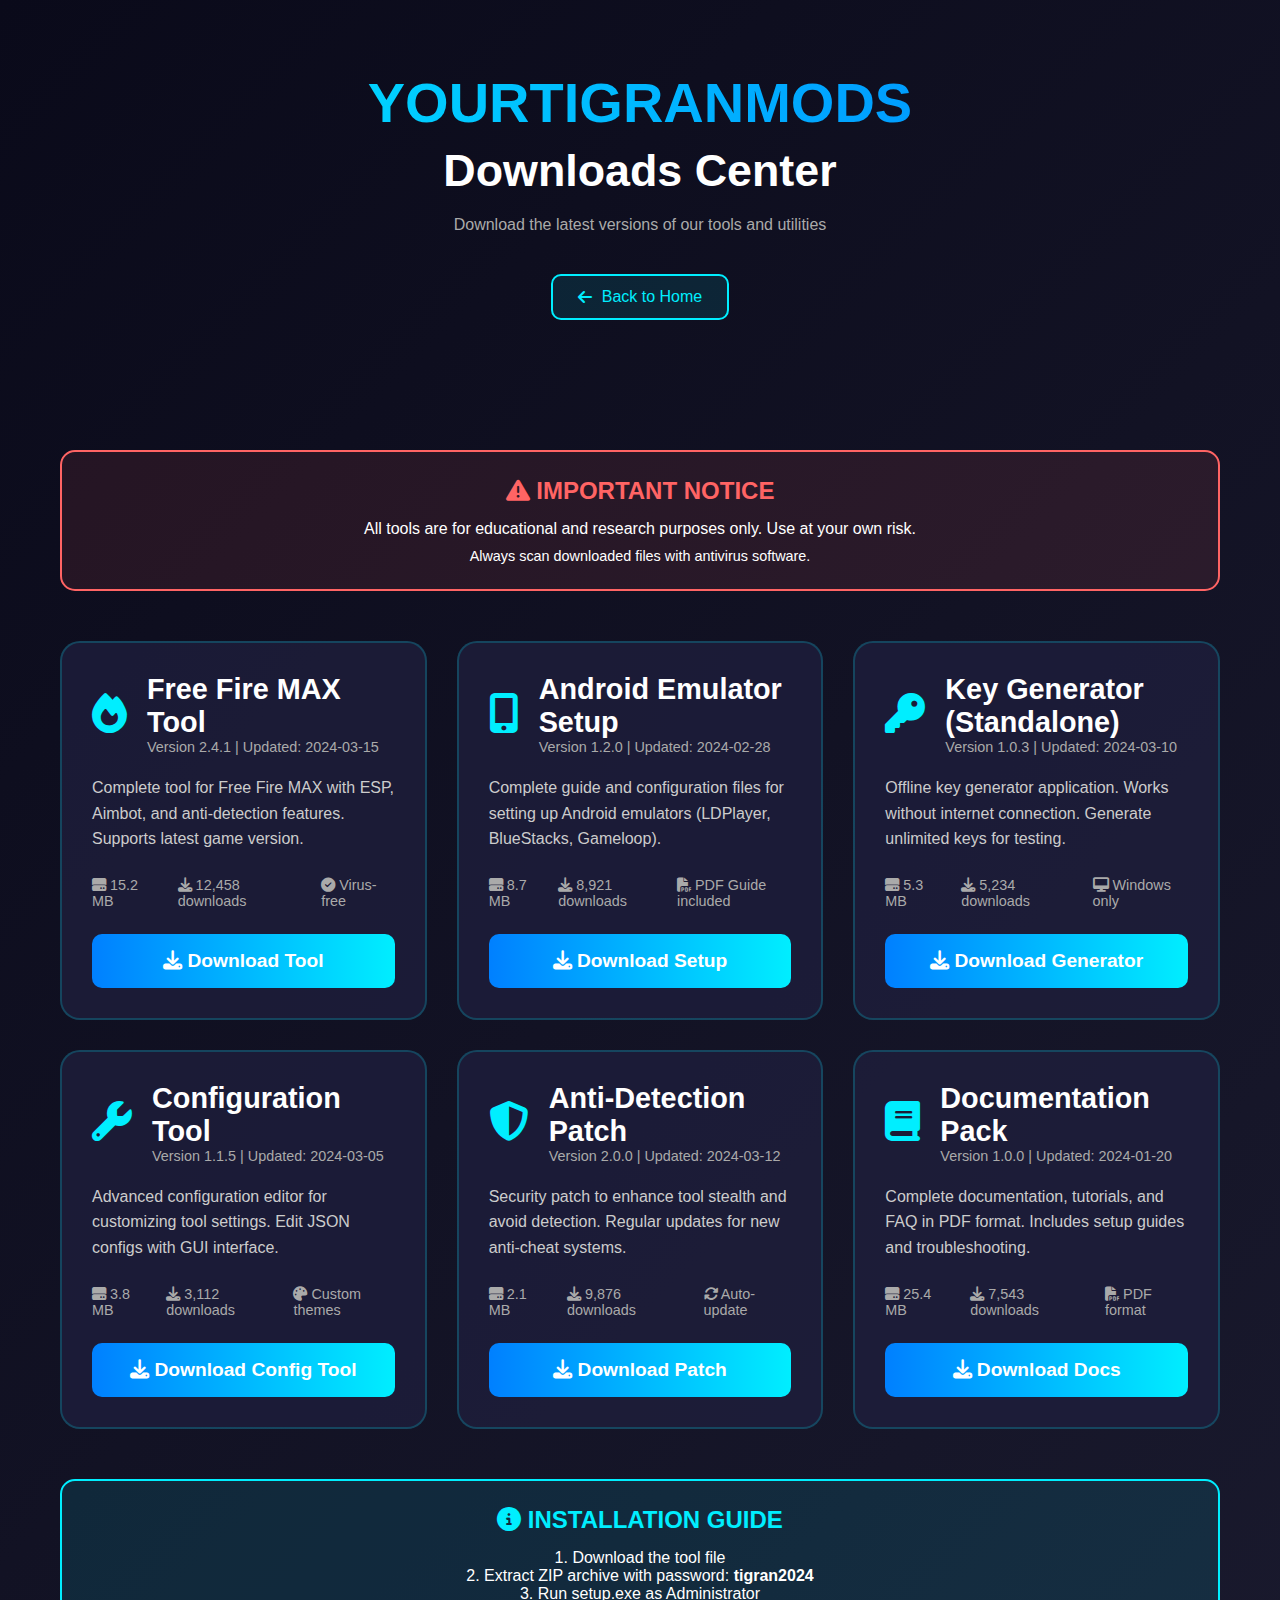
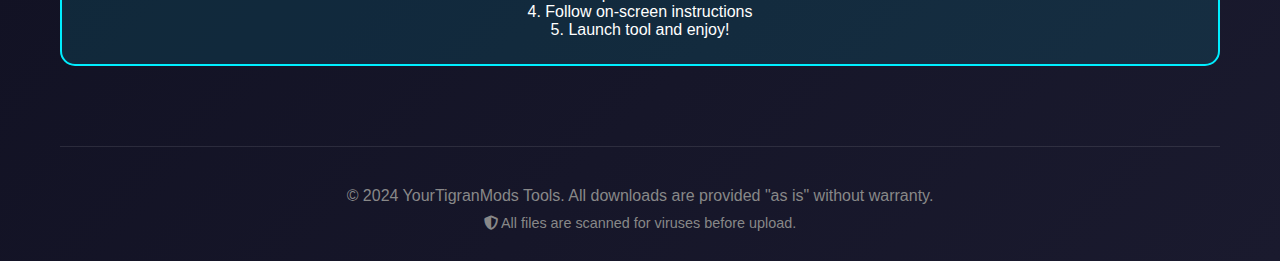
<file: downloads.html>
<!DOCTYPE html>
<html lang="en">
<head>
    <meta charset="UTF-8">
    <meta name="viewport" content="width=device-width, initial-scale=1.0">
    <title>Downloads | YourTigranMods Tools</title>
    <link rel="stylesheet" href="https://cdnjs.cloudflare.com/ajax/libs/font-awesome/6.4.0/css/all.min.css">
    <style>
        * {
            margin: 0;
            padding: 0;
            box-sizing: border-box;
            font-family: 'Segoe UI', Tahoma, Geneva, Verdana, sans-serif;
        }
        
        body {
            background: linear-gradient(135deg, #0a0a1a, #1a1a2e);
            color: #fff;
            min-height: 100vh;
        }
        
        .container {
            max-width: 1200px;
            margin: 0 auto;
            padding: 30px 20px;
        }
        
        header {
            text-align: center;
            padding: 40px 0;
        }
        
        .logo {
            font-size: 3.5rem;
            background: linear-gradient(90deg, #00eeff, #0080ff);
            -webkit-background-clip: text;
            background-clip: text;
            color: transparent;
            font-weight: 900;
            margin-bottom: 10px;
        }
        
        .page-title {
            font-size: 2.8rem;
            color: white;
            margin-bottom: 20px;
        }
        
        .back-btn {
            display: inline-flex;
            align-items: center;
            gap: 10px;
            padding: 12px 25px;
            background: rgba(0, 238, 255, 0.1);
            border: 2px solid #00eeff;
            border-radius: 10px;
            color: #00eeff;
            text-decoration: none;
            margin-bottom: 40px;
            transition: all 0.3s;
        }
        
        .back-btn:hover {
            background: rgba(0, 238, 255, 0.2);
            transform: translateX(-5px);
        }
        
        .downloads-grid {
            display: grid;
            grid-template-columns: repeat(auto-fit, minmax(350px, 1fr));
            gap: 30px;
            margin-top: 40px;
        }
        
        .download-card {
            background: rgba(30, 30, 60, 0.8);
            border-radius: 20px;
            padding: 30px;
            border: 2px solid rgba(0, 238, 255, 0.2);
            transition: all 0.3s;
        }
        
        .download-card:hover {
            border-color: #00eeff;
            transform: translateY(-5px);
        }
        
        .download-header {
            display: flex;
            align-items: center;
            gap: 20px;
            margin-bottom: 20px;
        }
        
        .download-icon {
            font-size: 2.5rem;
            color: #00eeff;
        }
        
        .download-title {
            font-size: 1.8rem;
            color: white;
        }
        
        .download-version {
            color: #aaa;
            font-size: 0.9rem;
        }
        
        .download-desc {
            color: #ccc;
            margin-bottom: 25px;
            line-height: 1.6;
        }
        
        .download-meta {
            display: flex;
            gap: 20px;
            margin-bottom: 25px;
            color: #aaa;
            font-size: 0.9rem;
        }
        
        .download-btn {
            display: block;
            width: 100%;
            padding: 16px;
            background: linear-gradient(90deg, #0080ff, #00eeff);
            border: none;
            border-radius: 10px;
            color: white;
            font-size: 1.2rem;
            font-weight: bold;
            text-align: center;
            text-decoration: none;
            transition: all 0.3s;
        }
        
        .download-btn:hover {
            background: linear-gradient(90deg, #00eeff, #0080ff);
            box-shadow: 0 10px 20px rgba(0, 238, 255, 0.3);
        }
        
        .warning-box {
            background: rgba(255, 100, 100, 0.1);
            border: 2px solid #ff6464;
            border-radius: 15px;
            padding: 25px;
            margin: 50px 0;
            text-align: center;
        }
        
        .warning-title {
            color: #ff6464;
            font-size: 1.5rem;
            margin-bottom: 15px;
        }
        
        footer {
            text-align: center;
            margin-top: 80px;
            padding-top: 40px;
            border-top: 1px solid rgba(255, 255, 255, 0.1);
            color: #888;
        }
        
        @media (max-width: 768px) {
            .logo {
                font-size: 2.5rem;
            }
            
            .page-title {
                font-size: 2rem;
            }
            
            .downloads-grid {
                grid-template-columns: 1fr;
            }
        }
    </style>
</head>
<body>
    <div class="container">
        <header>
            <h1 class="logo">YOURTIGRANMODS</h1>
            <h2 class="page-title">Downloads Center</h2>
            <p style="color: #aaa; max-width: 600px; margin: 0 auto 40px;">
                Download the latest versions of our tools and utilities
            </p>
            
            <a href="index.html" class="back-btn">
                <i class="fas fa-arrow-left"></i> Back to Home
            </a>
        </header>
        
        <div class="warning-box">
            <h3 class="warning-title"><i class="fas fa-exclamation-triangle"></i> IMPORTANT NOTICE</h3>
            <p>All tools are for educational and research purposes only. Use at your own risk.</p>
            <p style="margin-top: 10px; font-size: 0.9rem;">Always scan downloaded files with antivirus software.</p>
        </div>
        
        <div class="downloads-grid">
            <div class="download-card">
                <div class="download-header">
                    <div class="download-icon">
                        <i class="fas fa-fire"></i>
                    </div>
                    <div>
                        <h3 class="download-title">Free Fire MAX Tool</h3>
                        <p class="download-version">Version 2.4.1 | Updated: 2024-03-15</p>
                    </div>
                </div>
                <p class="download-desc">
                    Complete tool for Free Fire MAX with ESP, Aimbot, and anti-detection features.
                    Supports latest game version.
                </p>
                <div class="download-meta">
                    <span><i class="fas fa-hdd"></i> 15.2 MB</span>
                    <span><i class="fas fa-download"></i> 12,458 downloads</span>
                    <span><i class="fas fa-check-circle"></i> Virus-free</span>
                </div>
                <a href="#" class="download-btn" onclick="alert('Download simulation - File would download in real implementation')">
                    <i class="fas fa-download"></i> Download Tool
                </a>
            </div>
            
            <div class="download-card">
                <div class="download-header">
                    <div class="download-icon">
                        <i class="fas fa-mobile-alt"></i>
                    </div>
                    <div>
                        <h3 class="download-title">Android Emulator Setup</h3>
                        <p class="download-version">Version 1.2.0 | Updated: 2024-02-28</p>
                    </div>
                </div>
                <p class="download-desc">
                    Complete guide and configuration files for setting up Android emulators
                    (LDPlayer, BlueStacks, Gameloop).
                </p>
                <div class="download-meta">
                    <span><i class="fas fa-hdd"></i> 8.7 MB</span>
                    <span><i class="fas fa-download"></i> 8,921 downloads</span>
                    <span><i class="fas fa-file-pdf"></i> PDF Guide included</span>
                </div>
                <a href="#" class="download-btn" onclick="alert('Download simulation')">
                    <i class="fas fa-download"></i> Download Setup
                </a>
            </div>
            
            <div class="download-card">
                <div class="download-header">
                    <div class="download-icon">
                        <i class="fas fa-key"></i>
                    </div>
                    <div>
                        <h3 class="download-title">Key Generator (Standalone)</h3>
                        <p class="download-version">Version 1.0.3 | Updated: 2024-03-10</p>
                    </div>
                </div>
                <p class="download-desc">
                    Offline key generator application. Works without internet connection.
                    Generate unlimited keys for testing.
                </p>
                <div class="download-meta">
                    <span><i class="fas fa-hdd"></i> 5.3 MB</span>
                    <span><i class="fas fa-download"></i> 5,234 downloads</span>
                    <span><i class="fas fa-desktop"></i> Windows only</span>
                </div>
                <a href="#" class="download-btn" onclick="alert('Download simulation')">
                    <i class="fas fa-download"></i> Download Generator
                </a>
            </div>
            
            <div class="download-card">
                <div class="download-header">
                    <div class="download-icon">
                        <i class="fas fa-wrench"></i>
                    </div>
                    <div>
                        <h3 class="download-title">Configuration Tool</h3>
                        <p class="download-version">Version 1.1.5 | Updated: 2024-03-05</p>
                    </div>
                </div>
                <p class="download-desc">
                    Advanced configuration editor for customizing tool settings.
                    Edit JSON configs with GUI interface.
                </p>
                <div class="download-meta">
                    <span><i class="fas fa-hdd"></i> 3.8 MB</span>
                    <span><i class="fas fa-download"></i> 3,112 downloads</span>
                    <span><i class="fas fa-palette"></i> Custom themes</span>
                </div>
                <a href="#" class="download-btn" onclick="alert('Download simulation')">
                    <i class="fas fa-download"></i> Download Config Tool
                </a>
            </div>
            
            <div class="download-card">
                <div class="download-header">
                    <div class="download-icon">
                        <i class="fas fa-shield-alt"></i>
                    </div>
                    <div>
                        <h3 class="download-title">Anti-Detection Patch</h3>
                        <p class="download-version">Version 2.0.0 | Updated: 2024-03-12</p>
                    </div>
                </div>
                <p class="download-desc">
                    Security patch to enhance tool stealth and avoid detection.
                    Regular updates for new anti-cheat systems.
                </p>
                <div class="download-meta">
                    <span><i class="fas fa-hdd"></i> 2.1 MB</span>
                    <span><i class="fas fa-download"></i> 9,876 downloads</span>
                    <span><i class="fas fa-sync-alt"></i> Auto-update</span>
                </div>
                <a href="#" class="download-btn" onclick="alert('Download simulation')">
                    <i class="fas fa-download"></i> Download Patch
                </a>
            </div>
            
            <div class="download-card">
                <div class="download-header">
                    <div class="download-icon">
                        <i class="fas fa-book"></i>
                    </div>
                    <div>
                        <h3 class="download-title">Documentation Pack</h3>
                        <p class="download-version">Version 1.0.0 | Updated: 2024-01-20</p>
                    </div>
                </div>
                <p class="download-desc">
                    Complete documentation, tutorials, and FAQ in PDF format.
                    Includes setup guides and troubleshooting.
                </p>
                <div class="download-meta">
                    <span><i class="fas fa-hdd"></i> 25.4 MB</span>
                    <span><i class="fas fa-download"></i> 7,543 downloads</span>
                    <span><i class="fas fa-file-pdf"></i> PDF format</span>
                </div>
                <a href="#" class="download-btn" onclick="alert('Download simulation')">
                    <i class="fas fa-download"></i> Download Docs
                </a>
            </div>
        </div>
        
        <div class="warning-box" style="background: rgba(0, 238, 255, 0.1); border-color: #00eeff;">
            <h3 class="warning-title" style="color: #00eeff;"><i class="fas fa-info-circle"></i> INSTALLATION GUIDE</h3>
            <p>1. Download the tool file<br>
               2. Extract ZIP archive with password: <strong>tigran2024</strong><br>
               3. Run setup.exe as Administrator<br>
               4. Follow on-screen instructions<br>
               5. Launch tool and enjoy!</p>
        </div>
        
        <footer>
            <p>© 2024 YourTigranMods Tools. All downloads are provided "as is" without warranty.</p>
            <p style="margin-top: 10px; font-size: 0.9rem;">
                <i class="fas fa-shield-alt"></i> All files are scanned for viruses before upload.
            </p>
        </footer>
    </div>
</body>
</html>
</file>
